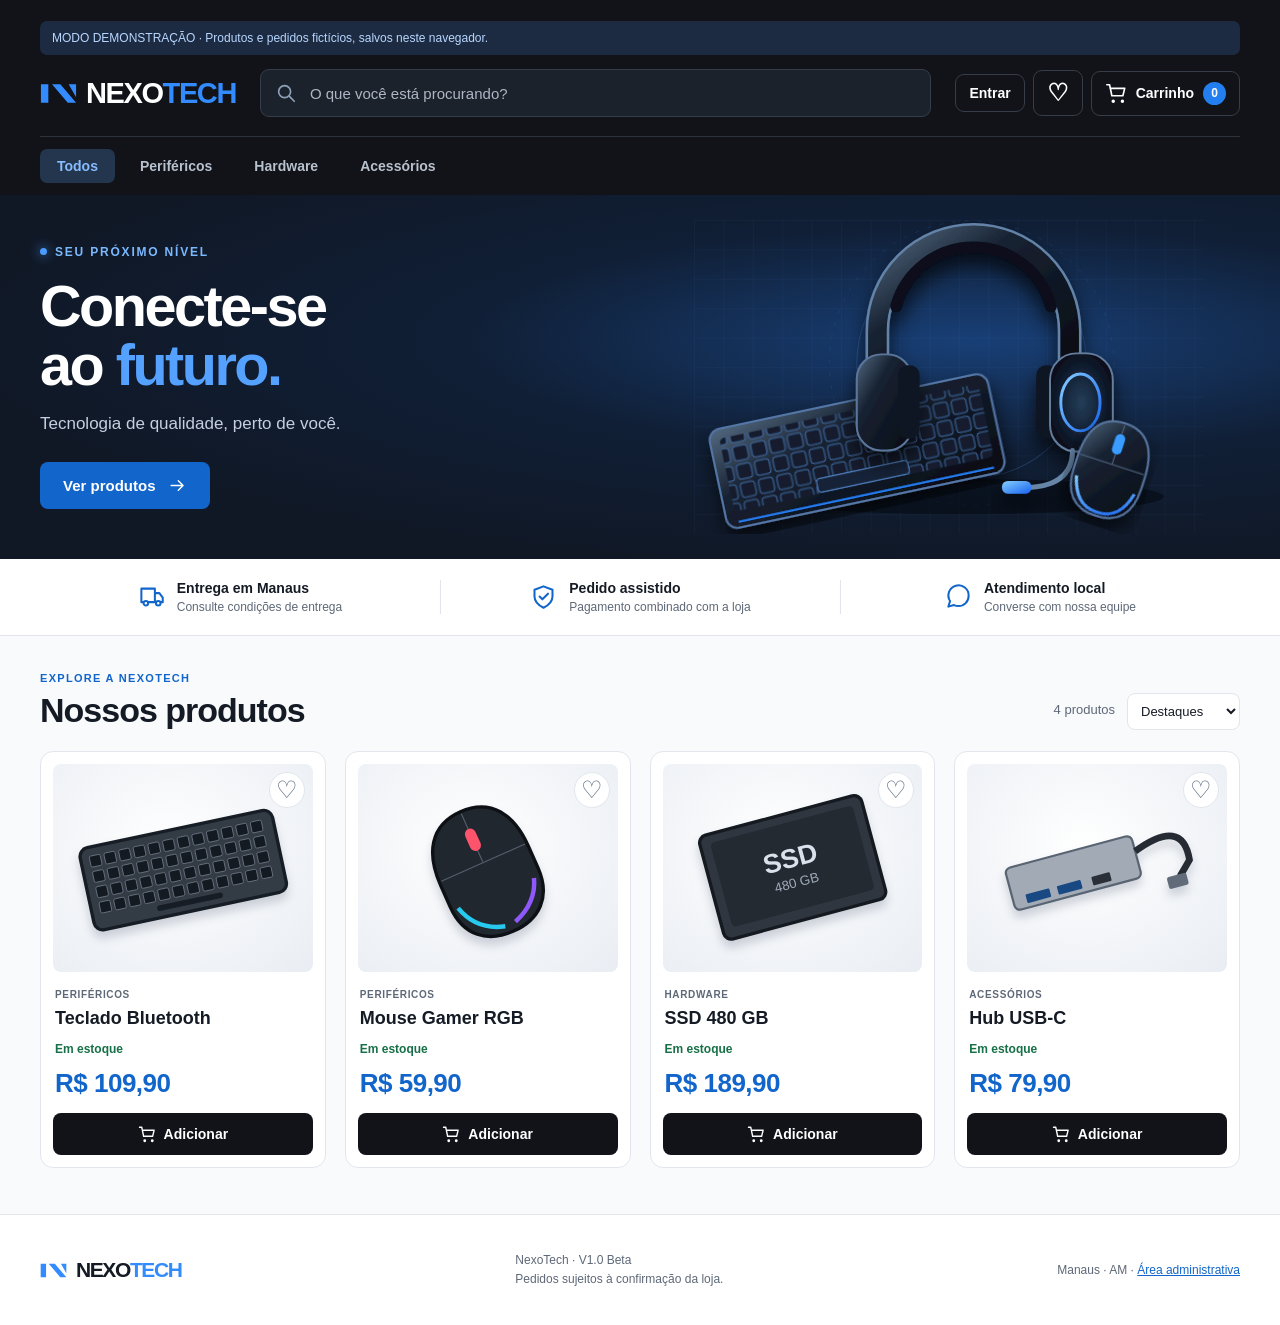
<file: index.html>
<!DOCTYPE html>
<html lang="pt-BR">
<head>
  <meta charset="UTF-8">
  <meta name="viewport" content="width=device-width, initial-scale=1.0">
  <meta name="theme-color" content="#111318">
  <title>NexoTech | Conecte-se ao futuro</title>
  <link rel="stylesheet" href="style.css">
  <script src="config.js" defer></script>
  <script src="dados.js" defer></script>
  <script src="script.js" defer></script>
</head>
<body>
  <!-- Símbolos vetoriais reutilizáveis, sem dependências externas. -->
  <svg class="biblioteca-icones" xmlns="http://www.w3.org/2000/svg" aria-hidden="true">
    <symbol id="icone-carrinho" viewBox="0 0 24 24"><path d="M2 3h3l2.5 12h12l2-8H6M9 21h.01M19 21h.01"/><circle cx="9" cy="21" r="1"/><circle cx="19" cy="21" r="1"/></symbol>
    <symbol id="icone-busca" viewBox="0 0 24 24"><circle cx="10.5" cy="10.5" r="6.5"/><path d="m16 16 5 5"/></symbol>
    <symbol id="icone-seta" viewBox="0 0 24 24"><path d="M4 12h15m-6-6 6 6-6 6"/></symbol>
    <symbol id="icone-entrega" viewBox="0 0 24 24"><path d="M3 5h12v12H3zM15 9h4l3 4v4h-7"/><circle cx="7" cy="18" r="2" fill="white"/><circle cx="18" cy="18" r="2" fill="white"/></symbol>
    <symbol id="icone-escudo" viewBox="0 0 24 24"><path d="m12 3 8 3v6c0 5-4 8-8 10-4-2-8-5-8-10V6zM8.5 12l2.5 2.5 5-5"/></symbol>
    <symbol id="icone-chat" viewBox="0 0 24 24"><path d="M21 11.5a9 9 0 0 1-9 9 10 10 0 0 1-4-.9L3 21l1.5-5A9 9 0 1 1 21 11.5Z"/></symbol>
    <symbol id="icone-fechar" viewBox="0 0 24 24"><path d="m6 6 12 12M18 6 6 18"/></symbol>
    <symbol id="icone-logo" viewBox="0 0 40 32"><path fill="currentColor" stroke="none" d="M1 6h8v20H1zM13 6h9l17 20h-9zM31 6h8v14z"/></symbol>
  </svg>
  <header class="topo">
    <div class="container">
      <div id="modo" class="modo" hidden></div>
      <div class="linha-topo">
        <a class="marca" href="index.html" aria-label="NexoTech, início"><svg class="logo-icone" aria-hidden="true"><use href="#icone-logo"/></svg><span class="marca-texto">NEXO<span>TECH</span></span></a>
        <div class="busca"><svg class="icone" aria-hidden="true"><use href="#icone-busca"/></svg><input id="busca" type="search" placeholder="O que você está procurando?" aria-label="Buscar produtos"></div>
        <div class="acoes-topo"><button id="conta" class="carrinho-topo" type="button">Minha conta</button><button id="favoritos" class="carrinho-topo" type="button" aria-label="Favoritos" aria-pressed="false">♡</button><button id="abrir-carrinho" class="carrinho-topo" type="button" aria-label="Abrir carrinho"><svg class="icone" aria-hidden="true"><use href="#icone-carrinho"/></svg><span class="texto-carrinho">Carrinho</span><span id="quantidade">0</span></button></div>
      </div>
      <nav class="categorias" aria-label="Categorias">
      </nav>
    </div>
  </header>
  <main>
    <section class="banner">
      <div class="container banner-conteudo">
        <div class="banner-texto"><p class="chamada"><span></span> SEU PRÓXIMO NÍVEL</p><h1>Conecte-se<br>ao <em>futuro.</em></h1><p>Tecnologia de qualidade, perto de você.</p><a href="#produtos" class="botao-azul">Ver produtos <svg class="icone" aria-hidden="true"><use href="#icone-seta"/></svg></a></div>
        <div class="arte-banner" aria-hidden="true">
          <svg viewBox="0 0 520 320" xmlns="http://www.w3.org/2000/svg">
            <defs>
              <linearGradient id="metal" x1="0" x2="1" y1="0" y2="1"><stop stop-color="#536980"/><stop offset=".35" stop-color="#172232"/><stop offset="1" stop-color="#070b13"/></linearGradient>
              <linearGradient id="luz" x1="0" x2="1" y1="0" y2="1"><stop stop-color="#87ceff"/><stop offset="1" stop-color="#1764ef"/></linearGradient>
              <radialGradient id="copo"><stop stop-color="#243d59"/><stop offset="1" stop-color="#0a111f"/></radialGradient>
              <pattern id="grade" width="30" height="30" patternUnits="userSpaceOnUse"><path d="M30 0H0V30" fill="none" stroke="#5f9bff" stroke-opacity=".12"/></pattern>
              <pattern id="teclas" width="19" height="19" patternUnits="userSpaceOnUse"><rect x="2" y="2" width="15" height="15" rx="3" fill="#121d2e" stroke="#4c78b9" stroke-width=".9"/></pattern>
              <filter id="sombra"><feDropShadow dx="0" dy="12" stdDeviation="10" flood-color="#000" flood-opacity=".65"/></filter>
            </defs>
            <rect width="520" height="320" fill="url(#grade)" opacity=".7"/>
            <circle cx="283" cy="146" r="117" fill="none" stroke="#4985db" stroke-opacity=".32"/><circle cx="283" cy="146" r="145" fill="none" stroke="#4985db" stroke-opacity=".15" stroke-dasharray="4 9"/>
            <ellipse cx="272" cy="282" rx="207" ry="18" fill="#050a13" opacity=".6"/>
            <g transform="translate(22 184) rotate(-12 145 55)" filter="url(#sombra)"><rect width="290" height="103" rx="12" fill="url(#metal)" stroke="#5477a7" stroke-width="2"/><rect x="10" y="10" width="270" height="76" rx="5" fill="url(#teclas)"/><rect x="98" y="71" width="95" height="14" rx="3" fill="#142437" stroke="#5789cf"/><path d="M12 97h266" stroke="#2583ff" stroke-width="2"/></g>
            <g transform="translate(144 6)" filter="url(#sombra)"><path d="M43 150V107a98 98 0 0 1 196 0v43" fill="none" stroke="#6484a8" stroke-width="24" stroke-linecap="round"/><path d="M43 150V107a98 98 0 0 1 196 0v43" fill="none" stroke="url(#metal)" stroke-width="19" stroke-linecap="round"/><path d="M62 82a82 82 0 0 1 158 0" fill="none" stroke="#070e1b" stroke-width="12" stroke-linecap="round"/><rect x="22" y="131" width="56" height="98" rx="25" fill="url(#metal)" stroke="#5a779b" stroke-width="2"/><rect x="64" y="142" width="22" height="75" rx="10" fill="#101520"/><rect x="205" y="142" width="22" height="75" rx="10" fill="#101520"/><rect x="219" y="130" width="64" height="100" rx="27" fill="url(#copo)" stroke="#657e9c" stroke-width="2"/><ellipse cx="250" cy="180" rx="20" ry="29" fill="none" stroke="url(#luz)" stroke-width="3"/><path d="M242 229q0 38-52 38" fill="none" stroke="#6685a7" stroke-width="5" stroke-linecap="round"/><rect x="170" y="260" width="30" height="13" rx="6" fill="url(#luz)"/></g>
            <g transform="translate(389 205) rotate(18 36 48)" filter="url(#sombra)"><path d="M36 0C9 0 0 20 0 49v10c0 27 13 40 36 40s36-13 36-40V49C72 20 63 0 36 0Z" fill="url(#metal)" stroke="#56749e" stroke-width="2"/><path d="M36 2v42M2 44h68" stroke="#526781"/><rect x="31" y="12" width="10" height="21" rx="5" fill="#3a9cff"/><path d="M5 66q8 30 31 29 24 1 31-29" fill="none" stroke="url(#luz)" stroke-width="3"/></g>
          </svg>
        </div>
      </div>
    </section>
    <section class="beneficios" aria-label="Proposta da loja"><div class="container beneficios-lista">
      <div><svg class="icone" aria-hidden="true"><use href="#icone-entrega"/></svg><span><strong>Entrega em Manaus</strong><small>Consulte condições de entrega</small></span></div>
      <div><svg class="icone" aria-hidden="true"><use href="#icone-escudo"/></svg><span><strong>Pedido assistido</strong><small>Pagamento combinado com a loja</small></span></div>
      <div><svg class="icone" aria-hidden="true"><use href="#icone-chat"/></svg><span><strong>Atendimento local</strong><small>Converse com nossa equipe</small></span></div>
    </div></section>
    <section class="container catalogo" id="produtos">
      <div class="titulo-produtos"><div><p class="sobretitulo">EXPLORE A NEXOTECH</p><h2>Nossos produtos</h2></div><div class="filtros"><span id="total-produtos" aria-live="polite"></span><select id="ordenar" aria-label="Ordenar produtos"><option value="padrao">Destaques</option><option value="menor">Menor preço</option><option value="maior">Maior preço</option><option value="nome">Nome A–Z</option></select></div></div>
      <div id="lista-produtos" class="grade-produtos"></div>
      <p id="sem-produtos" hidden>Nenhum produto encontrado. Tente outra pesquisa ou categoria.</p>
    </section>
  </main>
  <footer class="rodape"><div class="container rodape-conteudo"><a class="marca marca-rodape" href="index.html" aria-label="NexoTech, início"><svg class="logo-icone" aria-hidden="true"><use href="#icone-logo"/></svg><span class="marca-texto">NEXO<span>TECH</span></span></a><p>NexoTech · V1.0 Beta<br>Pedidos sujeitos à confirmação da loja.</p><span class="rodape-local">Manaus · AM · <a href="admin.html">Área administrativa</a></span></div></footer>
  <dialog id="modal-carrinho" aria-labelledby="titulo-carrinho">
    <div class="cabecalho-modal"><h2 id="titulo-carrinho">Seu carrinho</h2><button id="fechar-carrinho" aria-label="Fechar carrinho"><svg class="icone" aria-hidden="true"><use href="#icone-fechar"/></svg></button></div>
    <div id="itens-carrinho"></div>
    <div class="subtotal"><strong>Subtotal</strong><strong id="subtotal">R$ 0,00</strong></div>
    <p class="aviso">Frete e pagamento serão combinados com a loja. O estoque será confirmado antes da venda.</p>
    <button class="botao-azul" id="checkout">Solicitar pedido</button>
    <button class="botao-sec" id="continuar">Continuar comprando</button>
  </dialog>
  <dialog id="detalhe" aria-labelledby="titulo-detalhe"><div class="cabecalho-modal"><h2 id="titulo-detalhe">Produto</h2><button data-fechar="detalhe" aria-label="Fechar">×</button></div><div id="detalhe-corpo"></div></dialog>
  <dialog id="modal-conta" aria-labelledby="titulo-conta"><div class="cabecalho-modal"><h2 id="titulo-conta">Minha conta</h2><button data-fechar="modal-conta" aria-label="Fechar">×</button></div><div id="conta-corpo"></div></dialog>
  <dialog id="modal-pedido" aria-labelledby="titulo-pedido"><div class="cabecalho-modal"><h2 id="titulo-pedido">Solicitar pedido</h2><button data-fechar="modal-pedido" aria-label="Fechar">×</button></div><div id="pedido-corpo"></div></dialog>
  <div id="mensagem" role="status" aria-live="polite"></div>
</body>
</html>
</file>
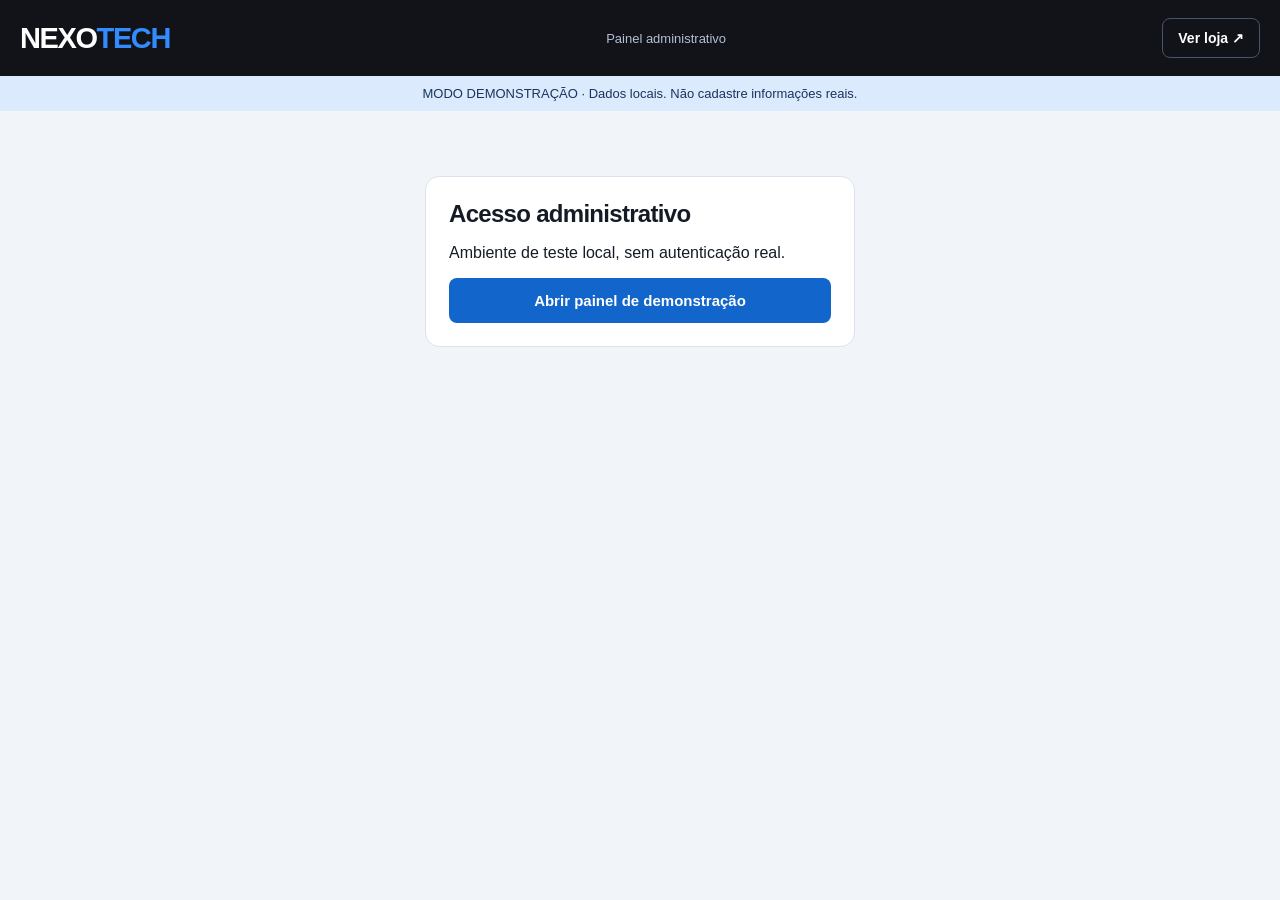
<file: admin.html>
<!DOCTYPE html><html lang="pt-BR"><head><meta charset="UTF-8"><meta name="viewport" content="width=device-width,initial-scale=1"><title>NexoTech | Painel administrativo</title><link rel="stylesheet" href="style.css"><script src="config.js" defer></script><script src="dados.js" defer></script><script src="admin.js" defer></script></head><body class="admin-body">
<header class="admin-header"><a class="marca" href="index.html"><span class="marca-texto">NEXO<span>TECH</span></span></a><span>Painel administrativo</span><a href="index.html" class="botao-sec">Ver loja ↗</a></header>
<div id="admin-modo" class="admin-notice" hidden></div><main class="admin-shell"><section id="admin-login" class="admin-login painel"><h1>Acesso administrativo</h1><p id="admin-login-msg">Carregando…</p><div id="admin-login-form"></div></section>
<section id="admin-app" hidden><div class="admin-heading"><div><p class="sobretitulo">CENTRAL DE GESTÃO</p><h1>Minha loja</h1><p id="admin-user" class="aviso"></p></div><button class="botao-sec" id="admin-sair">Sair</button></div><nav class="admin-tabs" aria-label="Menu administrativo"><button data-tab="dashboard" class="ativo">Visão geral</button><button data-tab="products">Produtos</button><button data-tab="categories">Categorias</button><button data-tab="orders">Pedidos</button></nav><section id="admin-content"></section></section></main>
<dialog id="admin-modal"><div class="cabecalho-modal"><h2 id="admin-modal-title">Editar</h2><button id="admin-close" aria-label="Fechar">×</button></div><div id="admin-modal-body"></div></dialog><div id="mensagem" role="status" aria-live="polite"></div></body></html>
</file>
<file: style.css>
/* NexoTech V0.2 — identidade visual e layout responsivo */
:root {
  --azul: #237ff0;
  --azul-escuro: #1265ca;
  --preto: #111318;
  --texto: #151b25;
  --cinza: #5e6877;
  --borda: #e2e6ec;
}
* { box-sizing: border-box; }
html { scroll-behavior: smooth; }
body { margin: 0; background: #f8fafc; color: var(--texto); font-family: Arial, Helvetica, sans-serif; }
button, input { font: inherit; }
button { cursor: pointer; }
a { color: inherit; text-decoration: none; }
button, a { -webkit-tap-highlight-color: transparent; }
button:focus-visible, a:focus-visible, input:focus-visible { outline: 3px solid #55a5ff; outline-offset: 3px; }
.container { width: min(1320px, calc(100% - 80px)); margin-inline: auto; }
.biblioteca-icones { position: absolute; width: 0; height: 0; overflow: hidden; }
.icone { width: 22px; height: 22px; fill: none; stroke: currentColor; stroke-width: 1.8; stroke-linecap: round; stroke-linejoin: round; flex-shrink: 0; }
/* Cabeçalho e navegação */
.topo { background: var(--preto); color: #fff; padding-top: 21px; }
.linha-topo { display: grid; grid-template-columns: auto minmax(180px, 1fr) auto; gap: 40px; align-items: center; padding-bottom: 19px; }
.marca { display: inline-flex; align-items: center; gap: 9px; font-size: 29px; font-weight: 900; letter-spacing: -1.4px; white-space: nowrap; }
.logo-icone { width: 37px; height: 33px; color: #338cff; flex-shrink: 0; }
.marca-texto > span { color: #338cff; }
.busca { display: flex; align-items: center; gap: 11px; border: 1px solid #353d49; border-radius: 9px; background: #1c222b; padding: 0 14px; min-width: 0; }
.busca .icone { color: #8da1bb; }
.busca:focus-within { border-color: #438df5; }
.busca input { width: 100%; min-width: 0; height: 46px; color: #fff; border: 0; background: transparent; outline: none; font-size: 15px; }
.busca input:focus-visible { outline: none; }
.busca input::placeholder { color: #adb7c5; }
.carrinho-topo { display: flex; align-items: center; gap: 9px; color: white; border: 1px solid #353d49; border-radius: 9px; background: transparent; padding: 10px 13px; font-size: 14px; font-weight: 700; }
.carrinho-topo:hover { background: #242c38; }
#quantidade { display: grid; place-items: center; min-width: 23px; height: 23px; padding: 0 5px; border-radius: 12px; background: var(--azul); color: white; font-size: 12px; }
.categorias { display: flex; gap: 8px; padding: 12px 0; border-top: 1px solid #2c323b; overflow-x: auto; scrollbar-width: thin; }
.categorias button { background: transparent; color: #b8c1ce; border: 0; border-radius: 7px; padding: 9px 17px; font-size: 14px; font-weight: 700; white-space: nowrap; }
.categorias button:hover { background: #242c38; color: white; }
.categorias button.ativo { background: #23364e; color: #87bcff; }
/* Banner */
.banner { background: radial-gradient(ellipse at 76% 40%, #183f76 0%, #101f36 37%, #101826 74%); color: white; overflow: hidden; }
.banner-conteudo { display: grid; grid-template-columns: 1fr 1fr; align-items: center; gap: 36px; min-height: 345px; padding-block: 25px; }
.banner-texto { padding-block: 12px; }
.chamada { display: flex; gap: 8px; align-items: center; font-weight: 800; color: #7ab9ff; font-size: 12px; letter-spacing: 1.8px; margin: 0 0 18px; }
.chamada span { width: 7px; height: 7px; border-radius: 50%; background: #4b9bff; box-shadow: 0 0 12px #4b9bff; }
.banner h1 { font-size: clamp(38px, 4.5vw, 65px); line-height: 1.02; letter-spacing: -2.5px; margin: 0; font-weight: 800; }
.banner h1 em { font-style: normal; color: #55a1ff; }
.banner-texto > p:not(.chamada) { font-size: 17px; color: #c4d0e2; line-height: 1.5; margin: 17px 0 25px; }
.botao-azul { display: inline-flex; justify-content: center; align-items: center; gap: 12px; background: var(--azul-escuro); color: white; border: 0; border-radius: 8px; padding: 14px 23px; font-size: 15px; font-weight: 700; transition: background .2s; }
.botao-azul:hover { background: #0c54b4; }
.botao-azul .icone { width: 19px; height: 19px; }
.arte-banner { display: grid; place-items: center; min-width: 0; }
.arte-banner svg { display: block; width: 100%; max-width: 510px; }
/* Benefícios e catálogo */
.beneficios { background: #fff; border-bottom: 1px solid var(--borda); }
.beneficios-lista { display: grid; grid-template-columns: repeat(3, 1fr); padding-block: 21px; }
.beneficios-lista > div { display: flex; justify-content: center; align-items: center; gap: 12px; padding: 0 10px; }
.beneficios-lista > div + div { border-left: 1px solid var(--borda); }
.beneficios-lista .icone { width: 27px; height: 27px; color: var(--azul-escuro); }
.beneficios-lista strong, .beneficios-lista small { display: block; }
.beneficios-lista strong { font-size: 14px; }
.beneficios-lista small { margin-top: 4px; color: var(--cinza); font-size: 12px; }
.catalogo { padding-block: 36px 46px; scroll-margin-top: 18px; }
.titulo-produtos { display: flex; justify-content: space-between; align-items: end; gap: 12px; margin-bottom: 21px; }
.sobretitulo { margin: 0 0 7px; color: var(--azul-escuro); font-weight: 800; letter-spacing: 1.3px; font-size: 11px; }
.titulo-produtos h2 { margin: 0; font-size: clamp(24px, 3vw, 34px); letter-spacing: -1px; }
#total-produtos { color: var(--cinza); white-space: nowrap; font-size: 13px; padding-bottom: 4px; }
.grade-produtos { display: grid; grid-template-columns: repeat(4, minmax(0, 1fr)); gap: 19px; }
.produto { background: white; border: 1px solid var(--borda); border-radius: 13px; padding: 12px; display: flex; flex-direction: column; min-width: 0; transition: transform .2s, box-shadow .2s, border-color .2s; }
@media (hover: hover) { .produto:hover { transform: translateY(-4px); box-shadow: 0 10px 28px #1e3a5e12; border-color: #a9c8f4; } }
.foto { aspect-ratio: 1.25; background: radial-gradient(ellipse at 45% 40%, white, #e9edf3); display: grid; place-items: center; overflow: hidden; border-radius: 8px; }
.foto svg { width: 86%; height: 86%; filter: drop-shadow(0 7px 5px #192d4930); }
.categoria { margin: 17px 2px 7px; color: var(--cinza); font-size: 10px; font-weight: 800; text-transform: uppercase; letter-spacing: .65px; }
.produto h3 { font-size: 18px; line-height: 1.3; margin: 0 2px 12px; }
.preco { font-size: 26px; font-weight: 800; letter-spacing: -.5px; color: var(--azul-escuro); margin: auto 2px 14px; }
.comprar { width: 100%; display: flex; justify-content: center; align-items: center; gap: 8px; background: var(--preto); color: white; border: 0; border-radius: 8px; padding: 12px 8px; font-size: 14px; font-weight: 700; transition: background .2s; }
.comprar:hover { background: var(--azul-escuro); }
.comprar .icone { width: 18px; height: 18px; }
#sem-produtos { padding: 30px; text-align: center; border: 1px dashed #c9d2df; border-radius: 12px; color: var(--cinza); }
/* Rodapé e carrinho */
.rodape { border-top: 1px solid var(--borda); background: white; padding-block: 24px; }
.rodape-conteudo { display: flex; align-items: center; justify-content: space-between; gap: 20px; }
.marca-rodape { font-size: 21px; }
.marca-rodape .logo-icone { width: 27px; height: 25px; }
.rodape p, .rodape-local, .aviso { color: var(--cinza); font-size: 12px; line-height: 1.6; }
dialog { width: min(465px, calc(100% - 28px)); max-height: 85vh; border: 1px solid var(--borda); border-radius: 15px; padding: 24px; color: var(--texto); box-shadow: 0 20px 80px #0005; }
dialog::backdrop { background: #0a111dcc; }
.cabecalho-modal, .subtotal, .item-carrinho { display: flex; justify-content: space-between; align-items: center; gap: 12px; }
.cabecalho-modal { border-bottom: 1px solid var(--borda); padding-bottom: 15px; }
.cabecalho-modal h2 { margin: 0; font-size: 24px; }
.cabecalho-modal button, .controle button { display: grid; place-items: center; min-width: 34px; height: 34px; background: #f5f7fa; border: 1px solid var(--borda); border-radius: 7px; color: var(--texto); }
.item-carrinho { border-bottom: 1px solid var(--borda); padding: 15px 0; font-size: 14px; line-height: 1.7; }
.controle { display: flex; align-items: center; gap: 8px; }
.subtotal { margin-top: 24px; }
#subtotal { color: var(--azul-escuro); font-size: 21px; }
#continuar { width: 100%; }
#mensagem { position: fixed; bottom: 22px; left: 50%; transform: translate(-50%, 8px); opacity: 0; pointer-events: none; background: #111d31; color: white; padding: 14px 20px; border-radius: 10px; box-shadow: 0 6px 30px #0003; transition: opacity .2s, transform .2s; width: max-content; max-width: calc(100% - 28px); text-align: center; z-index: 5; }
#mensagem.visivel { opacity: 1; transform: translate(-50%, 0); }
/* Tablet e celular */
@media (max-width: 900px) {
  .container { width: calc(100% - 40px); }
  .linha-topo { gap: 20px; }
  .texto-carrinho { display: none; }
  .grade-produtos { grid-template-columns: repeat(2, minmax(0, 1fr)); }
  .banner-conteudo { min-height: 290px; gap: 18px; }
  .beneficios-lista small { display: none; }
}
@media (max-width: 600px) {
  .container { width: calc(100% - 30px); }
  .topo { padding-top: 14px; }
  .linha-topo { grid-template-columns: 1fr auto; gap: 13px; padding-bottom: 0; }
  .marca { font-size: 25px; }
  .logo-icone { width: 30px; height: 28px; }
  .busca { grid-column: 1 / -1; grid-row: 2; }
  .busca input { height: 42px; font-size: 14px; }
  .carrinho-topo { padding: 7px 9px; }
  .categorias { border: 0; padding-block: 11px; gap: 3px; }
  .categorias button { padding: 8px 10px; font-size: 13px; }
  .banner-conteudo { grid-template-columns: 1.15fr 1fr; gap: 5px; min-height: 235px; padding-block: 24px; }
  .banner h1 { font-size: clamp(29px, 7vw, 40px); letter-spacing: -1.3px; }
  .chamada { font-size: 9px; letter-spacing: .65px; margin-bottom: 12px; }
  .banner-texto > p:not(.chamada) { font-size: 13px; margin: 12px 0 17px; }
  .banner .botao-azul { font-size: 13px; padding: 11px 12px; gap: 5px; }
  .arte-banner svg { width: 116%; max-width: none; }
  .beneficios-lista { padding-block: 14px; }
  .beneficios-lista > div { flex-direction: column; text-align: center; gap: 6px; padding-inline: 4px; }
  .beneficios-lista .icone { width: 22px; height: 22px; }
  .beneficios-lista strong { font-size: 11px; }
  .catalogo { padding-block: 26px 32px; }
  .titulo-produtos { margin-bottom: 15px; }
  .sobretitulo { font-size: 9px; }
  .grade-produtos { gap: 10px; }
  .produto { padding: 8px; border-radius: 10px; }
  .categoria { font-size: 9px; margin-top: 12px; }
  .produto h3 { font-size: 15px; margin-bottom: 9px; }
  .preco { font-size: 21px; margin-bottom: 11px; }
  .comprar { font-size: 13px; padding: 11px 5px; gap: 5px; }
  .rodape-conteudo { flex-wrap: wrap; gap: 7px; }
  .rodape p { flex-basis: 100%; margin: 5px 0; }
  .marca-rodape { font-size: 20px; }
}
@media (prefers-reduced-motion: reduce) { *, *::before, *::after { scroll-behavior: auto !important; transition: none !important; } }
/* V1.0 Beta — navegação, formulários, detalhes e painel */
[hidden]{display:none!important}button:disabled{opacity:.48;cursor:not-allowed}button:disabled:hover{transform:none}input,select,textarea{font:inherit}select,textarea{color:var(--texto)}
.modo{font-size:12px;line-height:1.5;color:#b8d6ff;background:#1c2b41;padding:8px 12px;margin-bottom:14px;border-radius:7px}.acoes-topo{display:flex;align-items:center;gap:8px}.acoes-topo #favoritos{font-size:24px;line-height:1;min-height:45px}.acoes-topo #favoritos[aria-pressed=true]{color:#78b5ff}.linha-topo{gap:24px}.filtros{display:flex;align-items:center;gap:12px}.filtros select,.admin-section-head select{background:white;border:1px solid var(--borda);border-radius:8px;padding:9px;font-size:13px}.foto-wrap{position:relative}.foto-link{width:100%;border:0;padding:0}.foto img{width:100%;height:100%;object-fit:contain}.heart{position:absolute;right:8px;top:8px;border:1px solid #e1e6ee;background:white;color:#52637a;border-radius:50%;width:36px;height:36px;font-size:24px;line-height:1}.heart[aria-pressed=true]{color:#1265ca}.link-produto{font:inherit;text-align:left;padding:0;border:0;background:none;color:inherit}.link-produto:hover{color:var(--azul-escuro)}.stock{font-size:12px;color:#177047;font-weight:700;margin:0 2px 12px}.stock.out{color:#6b7280}.detalhe-foto{margin-top:16px;max-height:260px}.descricao{white-space:pre-wrap;line-height:1.6;color:#475569}.botao-sec{display:inline-flex;align-items:center;justify-content:center;gap:6px;background:white;color:var(--texto);border:1px solid #d5dde7;border-radius:8px;padding:11px 15px;font-size:14px;font-weight:700}.botao-sec:hover{background:#eef4fc}.full,#checkout,#continuar{width:100%}#continuar{margin-top:9px}.form-stack{display:grid;gap:13px;margin-top:16px}.form-stack label{font-size:13px;font-weight:700;display:grid;gap:6px}.form-stack input:not([type=checkbox]),.form-stack select,.form-stack textarea,.admin-search{width:100%;min-width:0;padding:11px;border:1px solid #ced6e0;border-radius:8px;background:white;color:#151b25}.form-stack input[type=file]{font-size:12px}.form-stack .check-label{display:flex;align-items:center;gap:8px}.form-grid{display:grid;grid-template-columns:1fr 1fr;gap:12px}.pedido-mini{padding:12px 0;border-bottom:1px solid var(--borda);font-size:14px;line-height:1.5}.pedido-mini p{color:var(--cinza);margin:5px 0}.pedido-mini .botao-sec{margin-top:8px}.sucesso{line-height:1.5}.sucesso h3{color:#177047}.rodape-local a{color:var(--azul-escuro);text-decoration:underline}dialog{max-height:90dvh;overflow:auto}#mensagem{z-index:9999}
.admin-body{background:#f1f5fa}.admin-header{display:flex;align-items:center;gap:20px;justify-content:space-between;background:#111318;color:white;padding:18px max(20px,calc((100% - 1250px)/2));}.admin-header>span{color:#b3c0d4;font-size:13px}.admin-header .botao-sec{background:transparent;color:white;border-color:#475569}.admin-notice{background:#dceafe;color:#17365b;text-align:center;padding:10px 15px;font-size:13px}.admin-shell{width:min(1250px,calc(100% - 40px));margin:30px auto 60px}.admin-login{max-width:430px;margin:65px auto}.painel{background:white;border:1px solid #dce3ed;border-radius:14px;padding:23px;margin-bottom:20px}.painel h1,.painel h2,.admin-heading h1{margin:0 0 12px;letter-spacing:-.7px}.painel h2{font-size:21px}.admin-heading,.admin-section-head{display:flex;justify-content:space-between;align-items:center;gap:14px}.admin-heading h1{font-size:34px}.admin-heading .aviso{margin:0}.admin-tabs{display:flex;gap:6px;overflow:auto;border-bottom:1px solid #dbe3ed;margin:24px 0}.admin-tabs button{background:none;border:0;border-bottom:3px solid transparent;padding:13px 18px;font-weight:700;color:#637187;white-space:nowrap}.admin-tabs .ativo{border-color:var(--azul-escuro);color:var(--azul-escuro)}.stats{display:grid;grid-template-columns:repeat(4,minmax(0,1fr));gap:15px}.stat p{font-size:13px;color:#56657b;margin:0 0 14px}.stat strong{font-size:clamp(19px,2.3vw,30px);display:block;overflow-wrap:anywhere}.stat small{display:block;margin-top:9px;color:#68758a}.table-scroll{overflow-x:auto}.admin-table{border-collapse:collapse;width:100%;font-size:14px;text-align:left}.admin-table th{color:#5b6a80;font-size:12px;background:#f6f8fb;white-space:nowrap}.admin-table th,.admin-table td{padding:13px 12px;border-bottom:1px solid #e7ebf2;vertical-align:middle}.admin-table small,.category-row small{color:var(--cinza)}.admin-product{display:flex;align-items:center;gap:12px;min-width:160px}.admin-product .foto{width:58px;height:50px;flex-shrink:0}.admin-search{max-width:330px;margin:12px 0 18px}.category-row{display:flex;align-items:center;justify-content:space-between;padding:14px 0;border-bottom:1px solid var(--borda)}.status{display:inline-block;background:#eaf0f7;padding:6px 8px;border-radius:6px;font-size:12px;white-space:nowrap}.status-pending{background:#fff2d7;color:#805300}.status-confirmed{background:#e0eeff;color:#144e9b}.status-completed{background:#e0f4e8;color:#166534}.status-canceled{background:#f1e7e7;color:#8c3030}#admin-modal{width:min(550px,calc(100% - 28px))}
@media(max-width:900px){.linha-topo{gap:15px}.acoes-topo{gap:5px}.acoes-topo #conta{font-size:12px;padding:10px}.stats{grid-template-columns:repeat(2,minmax(0,1fr))}}
@media(max-width:600px){.linha-topo{grid-template-columns:1fr auto;gap:10px}.marca{font-size:21px;gap:5px}.logo-icone{width:25px}.acoes-topo .carrinho-topo{padding:6px;gap:4px}.acoes-topo #favoritos{font-size:20px;min-height:34px}.acoes-topo #conta{font-size:11px;padding:8px 5px}.acoes-topo .icone{width:17px;height:17px}#quantidade{min-width:18px;height:18px}.filtros{align-items:end;flex-direction:column;gap:4px}.filtros select{max-width:125px;font-size:11px;padding:6px}.heart{width:30px;height:30px;font-size:20px;top:5px;right:5px}.stock{font-size:11px}.admin-header{gap:8px;padding:15px}.admin-header>span{display:none}.admin-shell{width:calc(100% - 24px);margin-top:20px}.painel{padding:15px}.stats{gap:9px}.stat{margin-bottom:0}.stats{margin-bottom:15px}.admin-section-head{align-items:flex-start;flex-wrap:wrap}.admin-section-head .botao-azul{padding:10px}.admin-tabs button{padding:12px 10px}.admin-heading h1{font-size:26px}}
@media(max-width:350px){.linha-topo .marca{font-size:17px}.logo-icone{width:20px}.acoes-topo #conta{font-size:10px}}
.erro-modal{background:#fff0f0;border:1px solid #edc0c0;color:#8b2424;font-size:13px;padding:10px;border-radius:7px;line-height:1.5}
</file>
